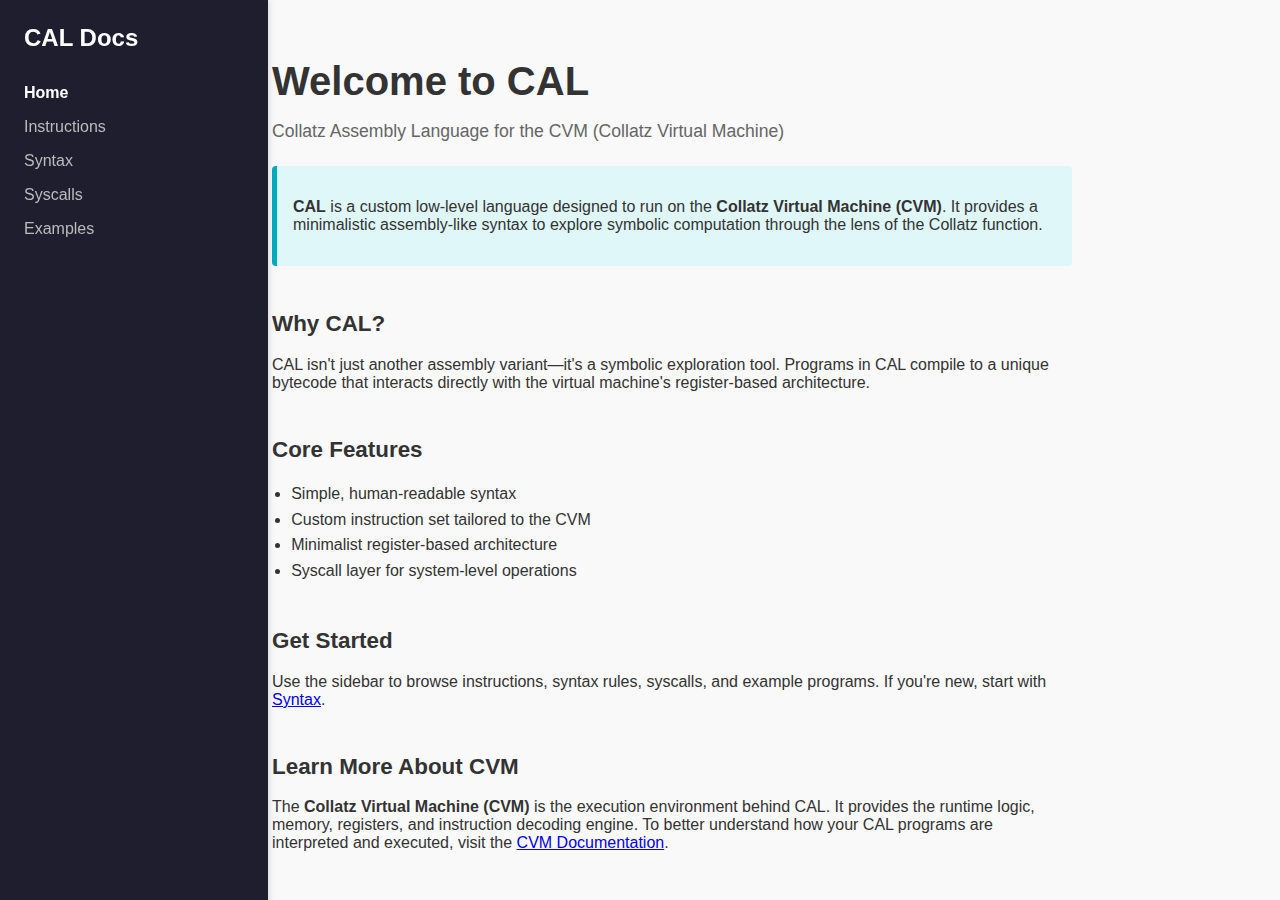
<file: cal_docs/index.html>
<!DOCTYPE html>
<html lang="en">
<head>
  <meta charset="UTF-8" />
  <meta name="viewport" content="width=device-width, initial-scale=1.0" />
  <title>CAL Documentation</title>
  <link rel="stylesheet" href="style.css" />
</head>
<body>
  <div class="container">
    <aside class="sidebar">
      <h2>CAL Docs</h2>
      <nav>
        <a href="index.html" class="active">Home</a>
        <a href="instructions.html">Instructions</a>
        <a href="syntax.html">Syntax</a>
        <a href="syscalls.html">Syscalls</a>
        <a href="examples.html">Examples</a>
      </nav>
    </aside>

    <main class="content">
      <header>
        <h1>Welcome to CAL</h1>
        <p class="subtitle">Collatz Assembly Language for the CVM (Collatz Virtual Machine)</p>
      </header>

      <section class="intro-box">
        <p><strong>CAL</strong> is a custom low-level language designed to run on the <strong>Collatz Virtual Machine (CVM)</strong>. It provides a minimalistic assembly-like syntax to explore symbolic computation through the lens of the Collatz function.</p>
      </section>

      <section>
        <h2>Why CAL?</h2>
        <p>CAL isn't just another assembly variant—it's a symbolic exploration tool. Programs in CAL compile to a unique bytecode that interacts directly with the virtual machine's register-based architecture.</p>
      </section>

      <section>
        <h2>Core Features</h2>
        <ul>
          <li>Simple, human-readable syntax</li>
          <li>Custom instruction set tailored to the CVM</li>
          <li>Minimalist register-based architecture</li>
          <li>Syscall layer for system-level operations</li>
        </ul>
      </section>

      <section>
        <h2>Get Started</h2>
        <p>Use the sidebar to browse instructions, syntax rules, syscalls, and example programs. If you're new, start with <a href="syntax.html">Syntax</a>.</p>
      </section>

      <section>
        <h2>Learn More About CVM</h2>
        <p>The <strong>Collatz Virtual Machine (CVM)</strong> is the execution environment behind CAL. It provides the runtime logic, memory, registers, and instruction decoding engine. To better understand how your CAL programs are interpreted and executed, visit the <a href="cvm.html">CVM Documentation</a>.</p>
      </section>
    </main>
  </div>
</body>
</html>
</file>
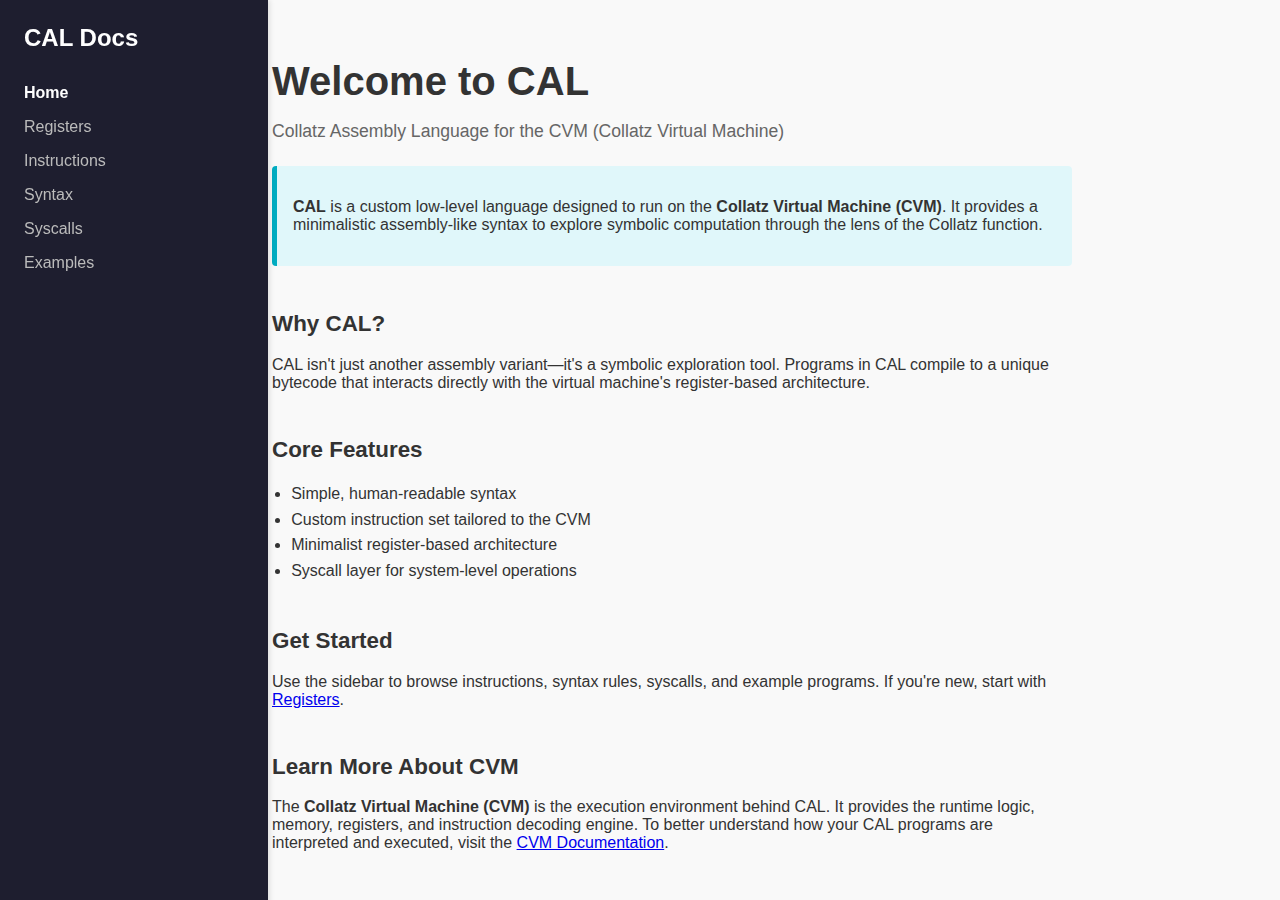
<file: docs/cal_docs/index.html>
<!DOCTYPE html>
<html lang="en">
<head>
  <meta charset="UTF-8" />
  <meta name="viewport" content="width=device-width, initial-scale=1.0" />
  <title>CAL Documentation</title>
  <link rel="stylesheet" href="style.css" />
</head>
<body>
  <div class="container">
    <aside class="sidebar">
      <h2>CAL Docs</h2>
      <nav>
        <a href="index.html" class="active">Home</a>
        <a href="registers.html">Registers</a>
        <a href="instructions.html">Instructions</a>
        <a href="syntax.html">Syntax</a>
        <a href="syscalls.html">Syscalls</a>
        <a href="examples.html">Examples</a>
      </nav>
    </aside>

    <main class="content">
      <header>
        <h1>Welcome to CAL</h1>
        <p class="subtitle">Collatz Assembly Language for the CVM (Collatz Virtual Machine)</p>
      </header>

      <section class="intro-box">
        <p><strong>CAL</strong> is a custom low-level language designed to run on the <strong>Collatz Virtual Machine (CVM)</strong>. It provides a minimalistic assembly-like syntax to explore symbolic computation through the lens of the Collatz function.</p>
      </section>

      <section>
        <h2>Why CAL?</h2>
        <p>CAL isn't just another assembly variant—it's a symbolic exploration tool. Programs in CAL compile to a unique bytecode that interacts directly with the virtual machine's register-based architecture.</p>
      </section>

      <section>
        <h2>Core Features</h2>
        <ul>
          <li>Simple, human-readable syntax</li>
          <li>Custom instruction set tailored to the CVM</li>
          <li>Minimalist register-based architecture</li>
          <li>Syscall layer for system-level operations</li>
        </ul>
      </section>

      <section>
        <h2>Get Started</h2>
        <p>Use the sidebar to browse instructions, syntax rules, syscalls, and example programs. If you're new, start with <a href="registers.html">Registers</a>.</p>
      </section>

      <section>
        <h2>Learn More About CVM</h2>
        <p>The <strong>Collatz Virtual Machine (CVM)</strong> is the execution environment behind CAL. It provides the runtime logic, memory, registers, and instruction decoding engine. To better understand how your CAL programs are interpreted and executed, visit the <a href="/docs/cvm-docs">CVM Documentation</a>.</p>
      </section>
    </main>
  </div>
</body>
</html>
</file>
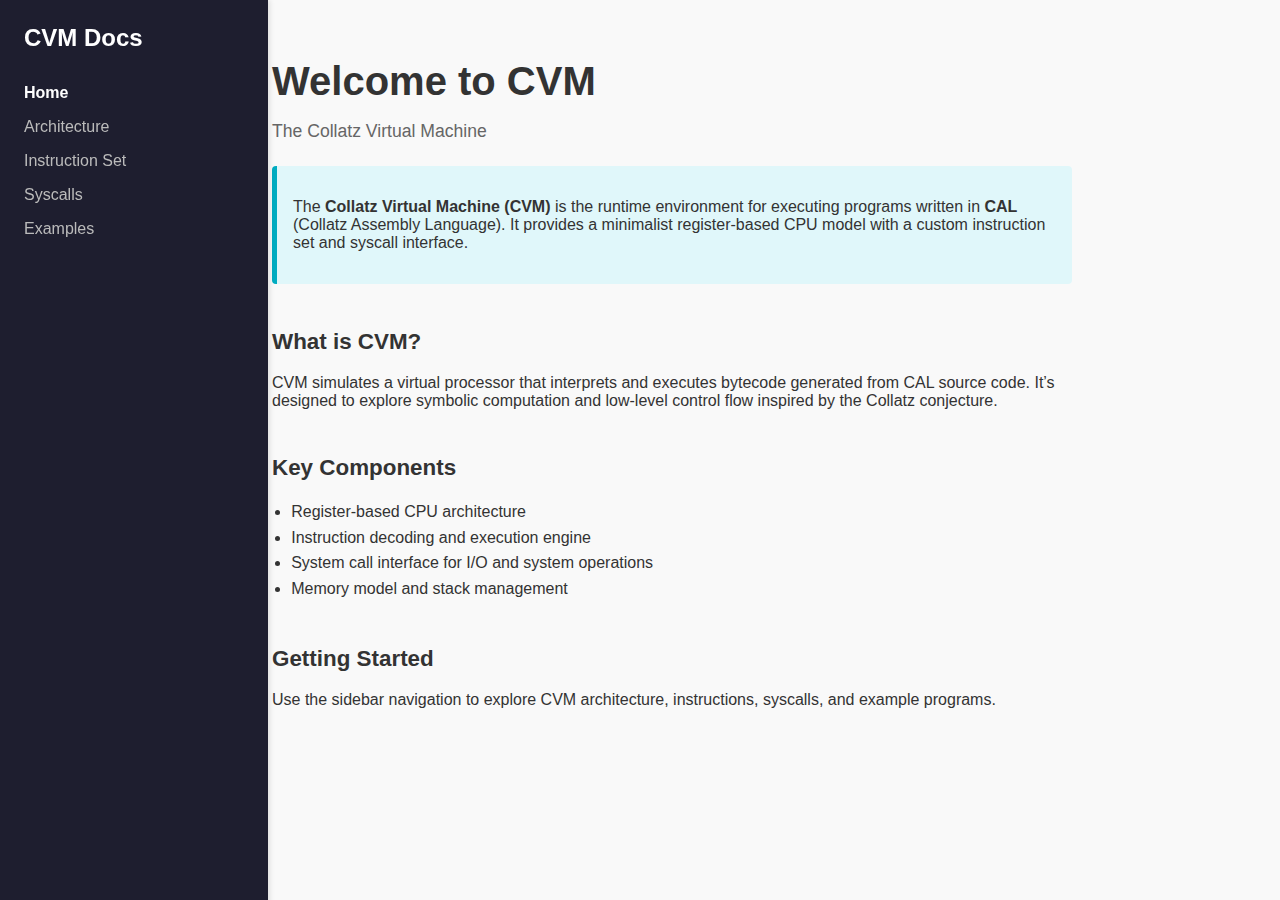
<file: docs/cvm_docs/index.html>
<!DOCTYPE html>
<html lang="en">
<head>
  <meta charset="UTF-8" />
  <meta name="viewport" content="width=device-width, initial-scale=1" />
  <title>CVM Documentation</title>
  <style>
    body {
      margin: 0;
      font-family: 'Segoe UI', Tahoma, Geneva, Verdana, sans-serif;
      background-color: #f9f9f9;
      color: #333;
    }

    .container {
      display: flex;
      min-height: 100vh;
    }

    .sidebar {
      background-color: #1e1e2f;
      color: white;
      width: 220px;
      padding: 1.5em;
      box-shadow: 2px 0 5px rgba(0,0,0,0.1);
      position: fixed;
      height: 100vh;
    }

    .sidebar h2 {
      margin-top: 0;
      font-size: 1.5em;
    }

    .sidebar nav {
      margin-top: 2em;
      display: flex;
      flex-direction: column;
    }

    .sidebar nav a {
      color: #bbb;
      text-decoration: none;
      margin-bottom: 1em;
      transition: color 0.2s ease;
    }

    .sidebar nav a:hover {
      color: white;
    }

    .sidebar nav a.active {
      color: white;
      font-weight: bold;
    }

    .content {
      margin-left: 240px;
      padding: 2em;
      max-width: 800px;
    }

    header h1 {
      font-size: 2.5em;
      margin-bottom: 0.2em;
    }

    .subtitle {
      font-size: 1.1em;
      color: #666;
      margin-bottom: 1em;
    }

    .intro-box {
      background-color: #e0f7fa;
      padding: 1em;
      border-left: 5px solid #00acc1;
      margin: 1.5em 0;
      border-radius: 4px;
    }

    section h2 {
      margin-top: 2em;
      font-size: 1.4em;
    }

    section ul {
      padding-left: 1.2em;
      line-height: 1.6;
    }

    @media screen and (max-width: 768px) {
      .container {
        flex-direction: column;
      }

      .sidebar {
        width: 100%;
        height: auto;
        position: relative;
      }

      .content {
        margin-left: 0;
      }
    }
  </style>
</head>
<body>
  <div class="container">
    <aside class="sidebar">
      <h2>CVM Docs</h2>
      <nav>
        <a href="index.html" class="active">Home</a>
        <a href="architecture.html">Architecture</a>
        <a href="instruction-set.html">Instruction Set</a>
        <a href="syscalls.html">Syscalls</a>
        <a href="examples.html">Examples</a>
      </nav>
    </aside>

    <main class="content">
      <header>
        <h1>Welcome to CVM</h1>
        <p class="subtitle">The Collatz Virtual Machine</p>
      </header>

      <section class="intro-box">
        <p>The <strong>Collatz Virtual Machine (CVM)</strong> is the runtime environment for executing programs written in <strong>CAL</strong> (Collatz Assembly Language). It provides a minimalist register-based CPU model with a custom instruction set and syscall interface.</p>
      </section>

      <section>
        <h2>What is CVM?</h2>
        <p>CVM simulates a virtual processor that interprets and executes bytecode generated from CAL source code. It’s designed to explore symbolic computation and low-level control flow inspired by the Collatz conjecture.</p>
      </section>

      <section>
        <h2>Key Components</h2>
        <ul>
          <li>Register-based CPU architecture</li>
          <li>Instruction decoding and execution engine</li>
          <li>System call interface for I/O and system operations</li>
          <li>Memory model and stack management</li>
        </ul>
      </section>

      <section>
        <h2>Getting Started</h2>
        <p>Use the sidebar navigation to explore CVM architecture, instructions, syscalls, and example programs.</p>
      </section>
    </main>
  </div>
</body>
</html>
</file>
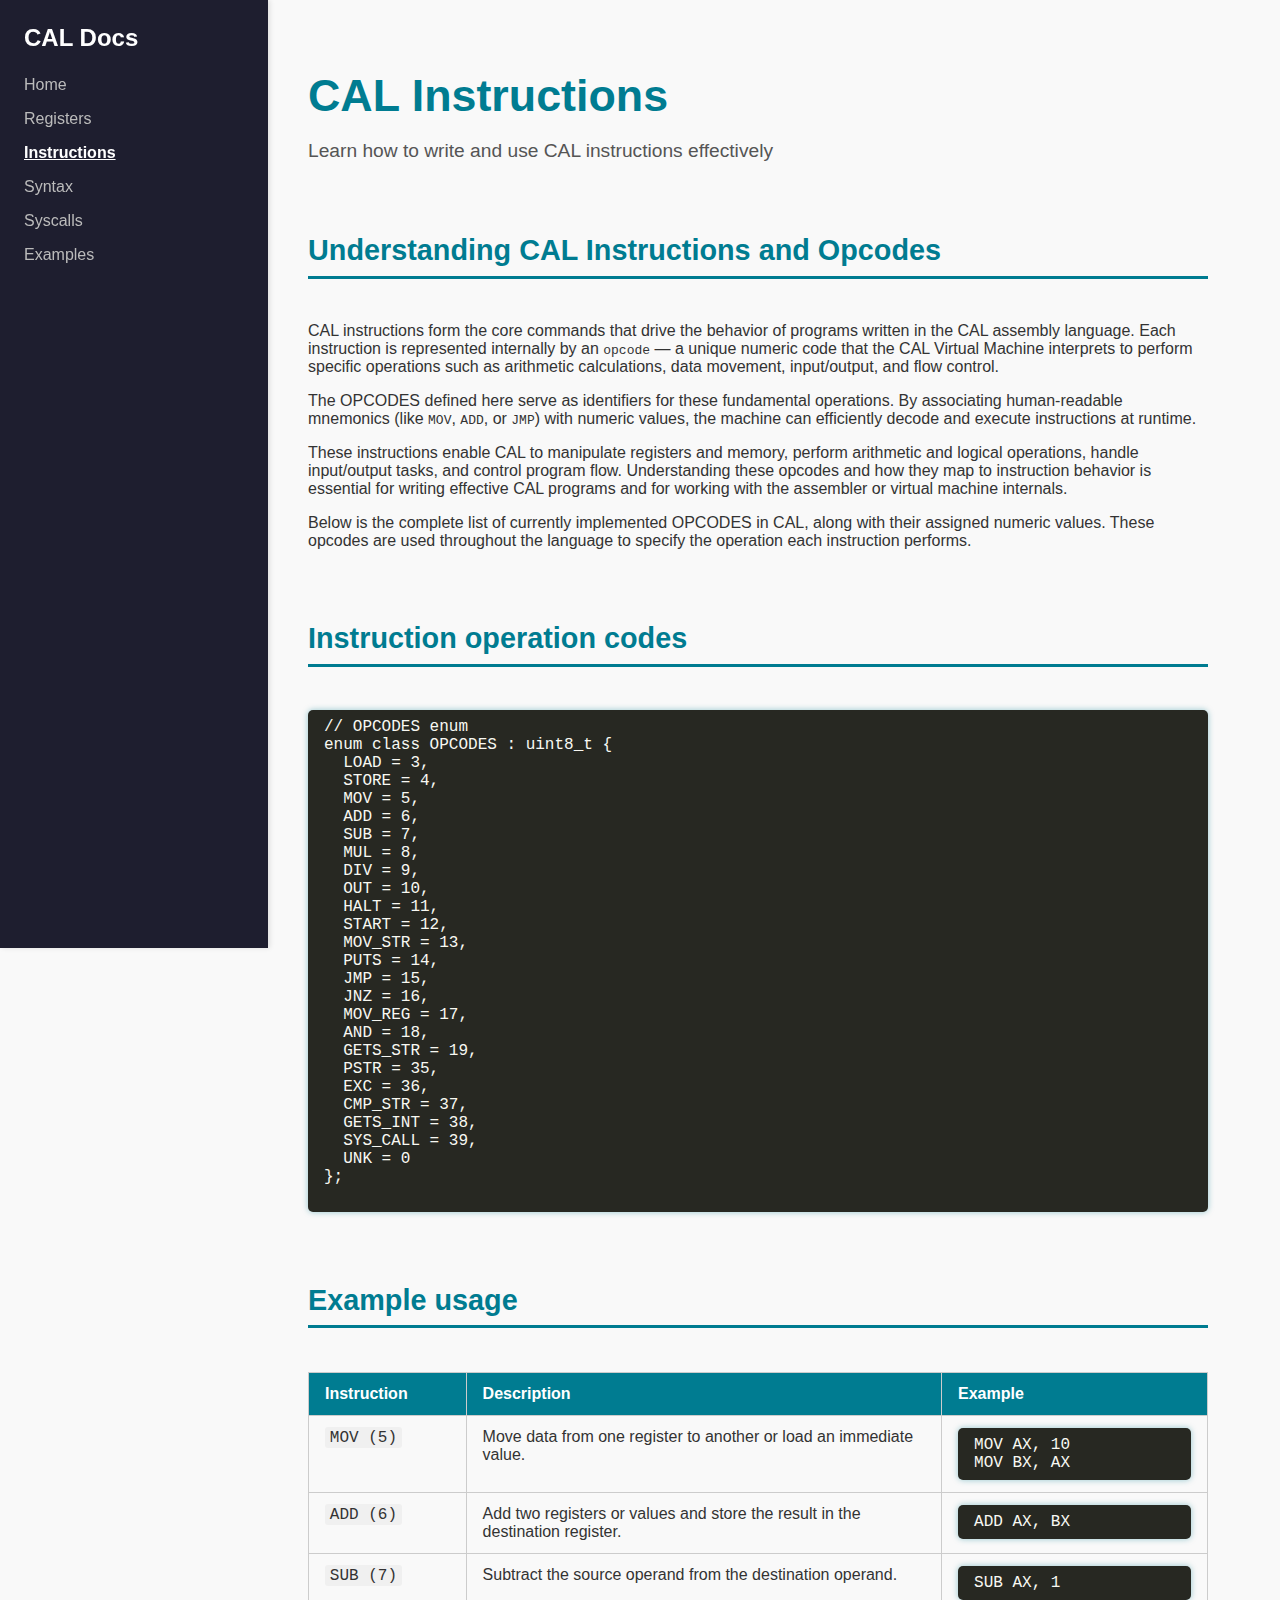
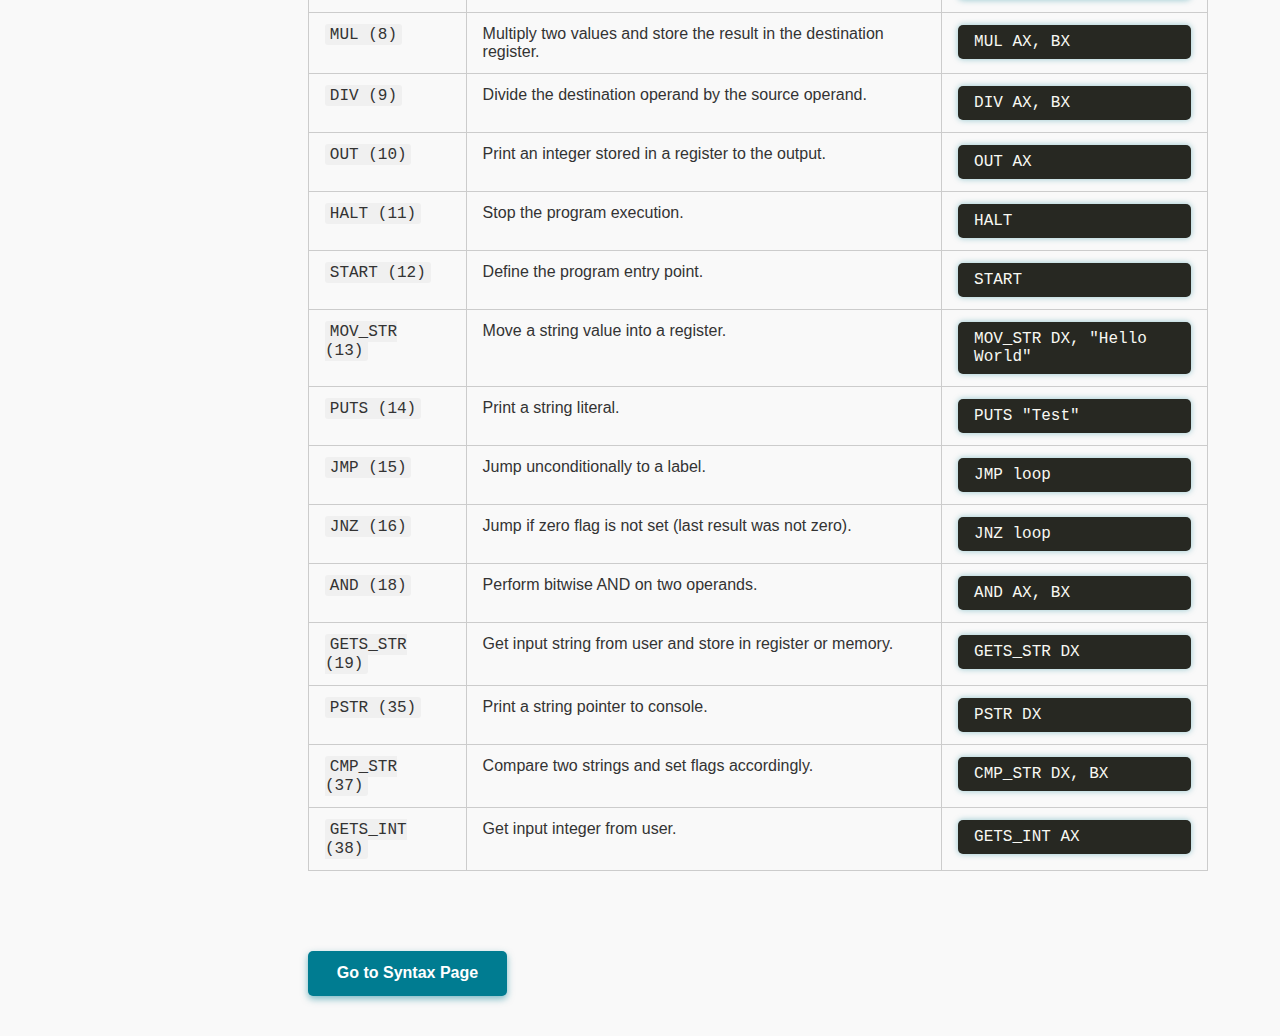
<file: docs/cal_docs/instructions.html>
<!DOCTYPE html>
<html lang="en">
<head>
  <meta charset="UTF-8" />
  <meta name="viewport" content="width=device-width, initial-scale=1" />
  <title>CAL Instructions</title>
  <style>
    html {
      scroll-behavior: smooth;
    }
    body {
      margin: 0;
      font-family: 'Segoe UI', Tahoma, Geneva, Verdana, sans-serif;
      background-color: #f9f9f9;
      color: #333;
    }

    .container {
      display: flex;
      min-height: 100vh;
    }

    .sidebar {
      position: fixed;
      width: 220px;
      height: 100vh;
      background-color: #1e1e2f;
      color: white;
      padding: 1.5em;
      box-shadow: 2px 0 5px rgba(0,0,0,0.1);
      display: flex;
      flex-direction: column;
    }

    .sidebar h2 {
      margin: 0 0 1em 0;
      font-size: 1.5em;
      font-weight: 600;
    }

    .sidebar nav {
      flex-grow: 1;
      display: flex;
      flex-direction: column;
    }

    .sidebar nav a {
      color: #bbb;
      text-decoration: none;
      margin-bottom: 1em;
      font-weight: 500;
      transition: color 0.2s ease;
    }

    .sidebar nav a:hover {
      color: white;
    }

    .sidebar nav a.active {
      color: white;
      font-weight: 700;
      text-decoration: underline;
    }

    main.content {
      margin-left: 260px; /* sidebar width + gap */
      padding: 2.5em 3em;
      max-width: 900px;
    }

    header h1 {
      font-size: 2.8em;
      margin-bottom: 0.1em;
      font-weight: 700;
      color: #007c91;
    }

    .subtitle {
      font-size: 1.2em;
      color: #555;
      margin-bottom: 2em;
      font-weight: 400;
    }

    section h2 {
      margin-top: 2.5em;
      font-size: 1.8em;
      font-weight: 700;
      border-bottom: 3px solid #007c91;
      padding-bottom: 0.3em;
      margin-bottom: 1.5em;
      color: #007c91;
    }

    ul {
      line-height: 1.7;
      padding-left: 1.25em;
      margin-bottom: 3em;
    }

    ul li {
      margin-bottom: 0.7em;
      font-size: 1.05em;
    }

    ul li a {
      color: #007c91;
      text-decoration: none;
      font-weight: 600;
    }

    ul li a:hover {
      text-decoration: underline;
    }

    /* Table styling for example usage */
    table {
      width: 100%;
      border-collapse: collapse;
      margin-bottom: 3em;
    }
    thead tr {
      background-color: #007c91;
      color: white;
    }
    th, td {
      padding: 0.75em 1em;
      border: 1px solid #ccc;
      vertical-align: top;
    }
    th {
      text-align: left;
      font-weight: 700;
    }
    td code {
      background: #f0f0f0;
      padding: 0.1em 0.3em;
      border-radius: 3px;
      font-family: 'Courier New', Courier, monospace;
    }
    pre {
      margin: 0;
      font-family: 'Courier New', Courier, monospace;
      white-space: pre-wrap;
      word-break: break-word;
      background: #272822;
      color: #f8f8f2;
      padding: 0.5em 1em;
      border-radius: 5px;
      box-shadow: 0 0 6px rgba(0,124,145,0.4);
    }

    /* Button style consistent with Registers page */
    .btn {
      display: inline-block;
      padding: 0.85em 1.8em;
      background-color: #007c91;
      color: white;
      border-radius: 5px;
      text-decoration: none;
      font-weight: 700;
      box-shadow: 0 3px 7px rgba(0,124,145,0.5);
      transition: background-color 0.3s ease;
      margin-top: 2em;
    }
    .btn:hover {
      background-color: #005f65;
    }

    /* Responsive tweaks */
    @media screen and (max-width: 768px) {
      .container {
        flex-direction: column;
      }

      .sidebar {
        width: 100%;
        height: auto;
        position: relative;
        padding: 1em 1.5em;
      }

      main.content {
        margin-left: 0;
        max-width: 100%;
        padding: 1.5em 1.5em 3em 1.5em;
      }

      table, thead, tbody, th, td, tr {
        display: block;
        width: 100%;
      }

      thead tr {
        display: none;
      }

      tr {
        margin-bottom: 1.25em;
        border-bottom: 2px solid #007c91;
        padding-bottom: 1em;
      }

      td {
        border: none;
        padding-left: 50%;
        position: relative;
      }

      td::before {
        position: absolute;
        top: 0.75em;
        left: 1em;
        width: 45%;
        padding-right: 1em;
        white-space: nowrap;
        font-weight: 700;
        color: #007c91;
        content: attr(data-label);
      }

      pre {
        padding: 0.75em 1em;
      }
    }
  </style>
</head>
<body>
  <div class="container">
    <aside class="sidebar">
      <h2>CAL Docs</h2>
      <nav>
        <a href="index.html">Home</a>
        <a href="registers.html">Registers</a>
        <a href="instructions.html" class="active">Instructions</a>
        <a href="syntax.html">Syntax</a>
        <a href="syscalls.html">Syscalls</a>
        <a href="examples.html">Examples</a>
      </nav>
    </aside>

    <main class="content">
      <header>
        <h1>CAL Instructions</h1>
        <p class="subtitle">Learn how to write and use CAL instructions effectively</p>
      </header>
      <section>
  <h2>Understanding CAL Instructions and Opcodes</h2>
  <p>
    CAL instructions form the core commands that drive the behavior of programs written in the CAL assembly language. Each instruction is represented internally by an <code>opcode</code> — a unique numeric code that the CAL Virtual Machine interprets to perform specific operations such as arithmetic calculations, data movement, input/output, and flow control.
  </p>
  <p>
    The OPCODES defined here serve as identifiers for these fundamental operations. By associating human-readable mnemonics (like <code>MOV</code>, <code>ADD</code>, or <code>JMP</code>) with numeric values, the machine can efficiently decode and execute instructions at runtime.
  </p>
  <p>
    These instructions enable CAL to manipulate registers and memory, perform arithmetic and logical operations, handle input/output tasks, and control program flow. Understanding these opcodes and how they map to instruction behavior is essential for writing effective CAL programs and for working with the assembler or virtual machine internals.
  </p>
  <p>
    Below is the complete list of currently implemented OPCODES in CAL, along with their assigned numeric values. These opcodes are used throughout the language to specify the operation each instruction performs.
  </p>
</section>
      <section>
        <h2>Instruction operation codes</h2>
        <pre class="instruction-code">
// OPCODES enum
enum class OPCODES : uint8_t {
  LOAD = 3, 
  STORE = 4, 
  MOV = 5, 
  ADD = 6, 
  SUB = 7,
  MUL = 8, 
  DIV = 9,
  OUT = 10,
  HALT = 11,
  START = 12,
  MOV_STR = 13,
  PUTS = 14,
  JMP = 15,
  JNZ = 16,
  MOV_REG = 17,
  AND = 18,
  GETS_STR = 19,
  PSTR = 35,
  EXC = 36,
  CMP_STR = 37,
  GETS_INT = 38,
  SYS_CALL = 39,
  UNK = 0 
};
        </pre>
      </section>

      <section>
        <h2>Example usage</h2>
        <table>
          <thead>
            <tr>
              <th>Instruction</th>
              <th>Description</th>
              <th>Example</th>
            </tr>
          </thead>
          <tbody>
            <tr>
              <td data-label="Instruction"><code>MOV (5)</code></td>
              <td data-label="Description">Move data from one register to another or load an immediate value.</td>
              <td data-label="Example"><pre>MOV AX, 10
MOV BX, AX</pre></td>
            </tr>
            <tr>
              <td data-label="Instruction"><code>ADD (6)</code></td>
              <td data-label="Description">Add two registers or values and store the result in the destination register.</td>
              <td data-label="Example"><pre>ADD AX, BX</pre></td>
            </tr>
            <tr>
              <td data-label="Instruction"><code>SUB (7)</code></td>
              <td data-label="Description">Subtract the source operand from the destination operand.</td>
              <td data-label="Example"><pre>SUB AX, 1</pre></td>
            </tr>
            <tr>
              <td data-label="Instruction"><code>MUL (8)</code></td>
              <td data-label="Description">Multiply two values and store the result in the destination register.</td>
              <td data-label="Example"><pre>MUL AX, BX</pre></td>
            </tr>
            <tr>
              <td data-label="Instruction"><code>DIV (9)</code></td>
              <td data-label="Description">Divide the destination operand by the source operand.</td>
              <td data-label="Example"><pre>DIV AX, BX</pre></td>
            </tr>
            <tr>
              <td data-label="Instruction"><code>OUT (10)</code></td>
              <td data-label="Description">Print an integer stored in a register to the output.</td>
              <td data-label="Example"><pre>OUT AX</pre></td>
            </tr>
            <tr>
              <td data-label="Instruction"><code>HALT (11)</code></td>
              <td data-label="Description">Stop the program execution.</td>
              <td data-label="Example"><pre>HALT</pre></td>
            </tr>
            <tr>
              <td data-label="Instruction"><code>START (12)</code></td>
              <td data-label="Description">Define the program entry point.</td>
              <td data-label="Example"><pre>START</pre></td>
            </tr>
            <tr>
              <td data-label="Instruction"><code>MOV_STR (13)</code></td>
              <td data-label="Description">Move a string value into a register.</td>
              <td data-label="Example"><pre>MOV_STR DX, "Hello World"</pre></td>
            </tr>
            <tr>
              <td data-label="Instruction"><code>PUTS (14)</code></td>
              <td data-label="Description">Print a string literal.</td>
              <td data-label="Example"><pre>PUTS "Test"</pre></td>
            </tr>
            <tr>
              <td data-label="Instruction"><code>JMP (15)</code></td>
              <td data-label="Description">Jump unconditionally to a label.</td>
              <td data-label="Example"><pre>JMP loop</pre></td>
            </tr>
            <tr>
              <td data-label="Instruction"><code>JNZ (16)</code></td>
              <td data-label="Description">Jump if zero flag is not set (last result was not zero).</td>
              <td data-label="Example"><pre>JNZ loop</pre></td>
            </tr>
            <tr>
              <td data-label="Instruction"><code>AND (18)</code></td>
              <td data-label="Description">Perform bitwise AND on two operands.</td>
              <td data-label="Example"><pre>AND AX, BX</pre></td>
            </tr>
            <tr>
              <td data-label="Instruction"><code>GETS_STR (19)</code></td>
              <td data-label="Description">Get input string from user and store in register or memory.</td>
              <td data-label="Example"><pre>GETS_STR DX</pre></td>
            </tr>
            <tr>
              <td data-label="Instruction"><code>PSTR (35)</code></td>
              <td data-label="Description">Print a string pointer to console.</td>
              <td data-label="Example"><pre>PSTR DX</pre></td>
            </tr>
            <tr>
              <td data-label="Instruction"><code>CMP_STR (37)</code></td>
              <td data-label="Description">Compare two strings and set flags accordingly.</td>
              <td data-label="Example"><pre>CMP_STR DX, BX</pre></td>
            </tr>
            <tr>
              <td data-label="Instruction"><code>GETS_INT (38)</code></td>
              <td data-label="Description">Get input integer from user.</td>
              <td data-label="Example"><pre>GETS_INT AX</pre></td>
            </tr>
          </tbody>
        </table>
      </section>

      <a href="syntax.html" class="btn">Go to Syntax Page</a>
    </main>
  </div>
</body>
</html>
</file>
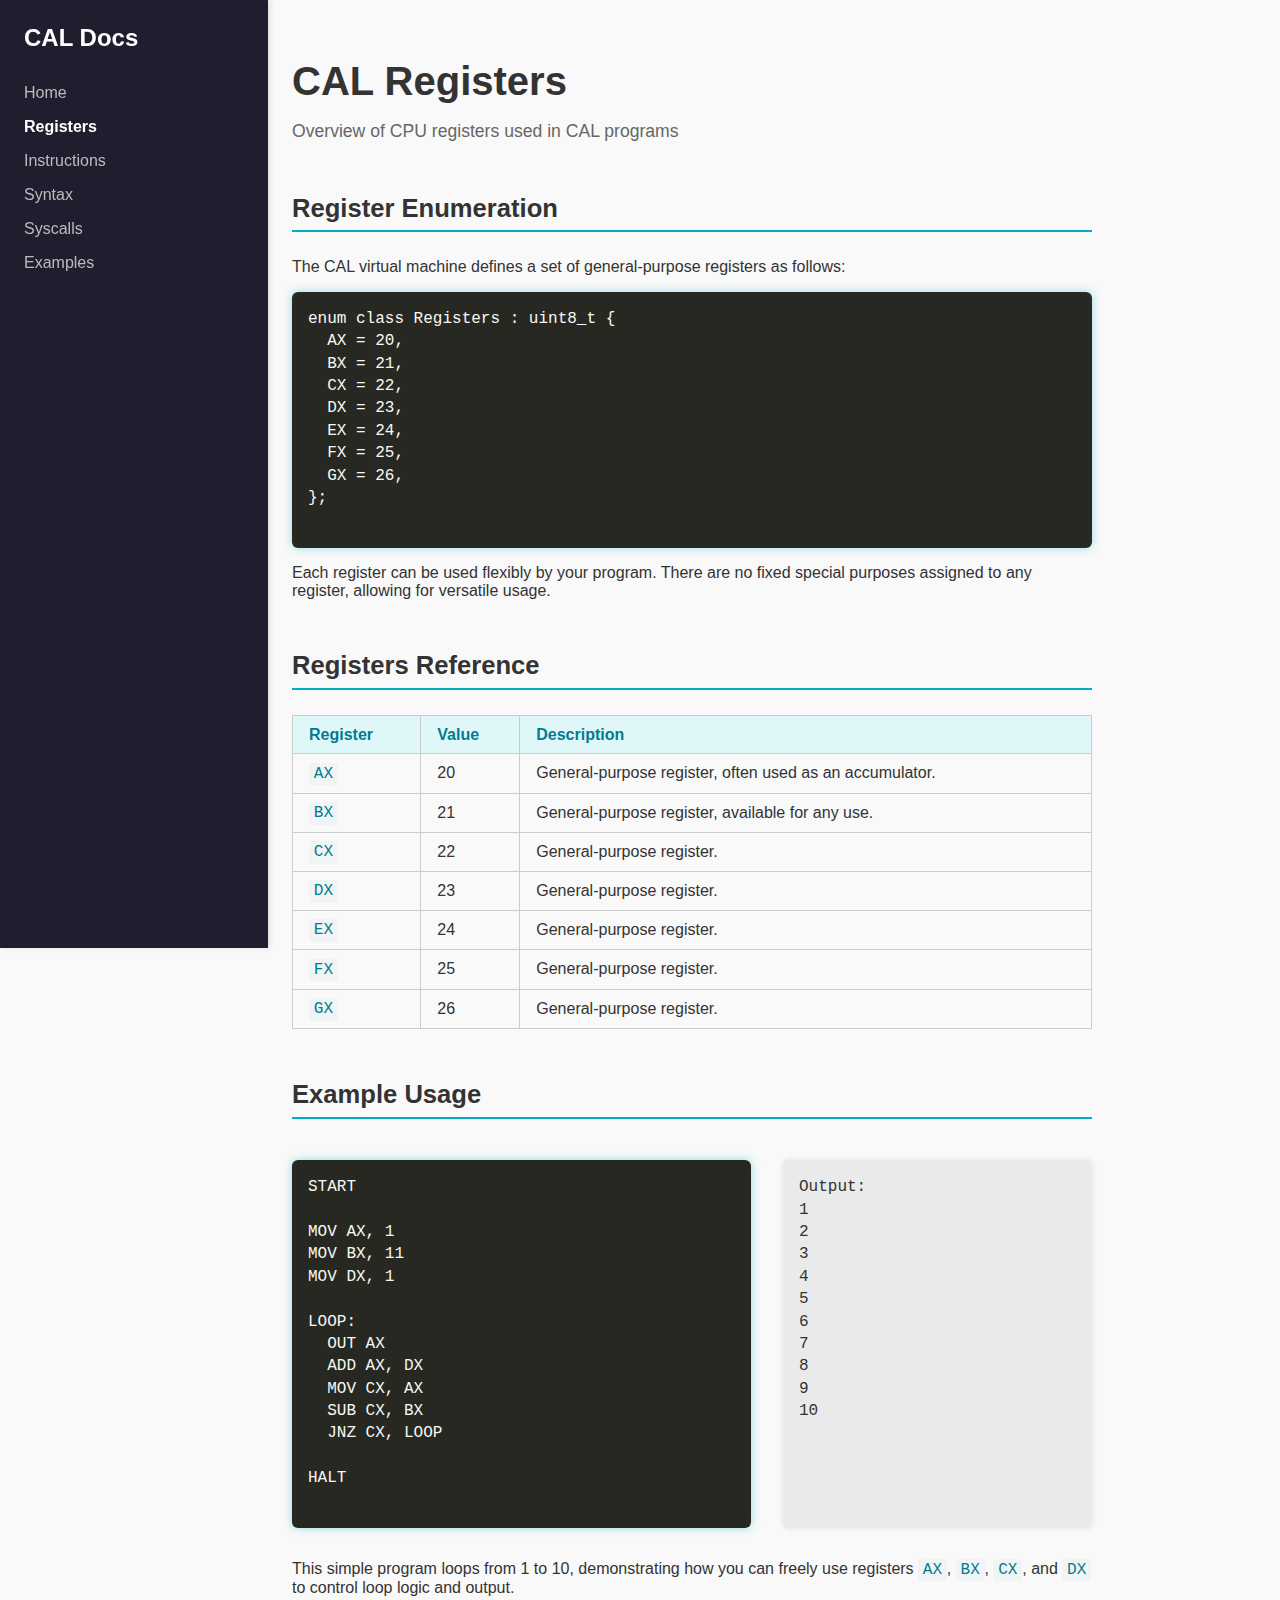
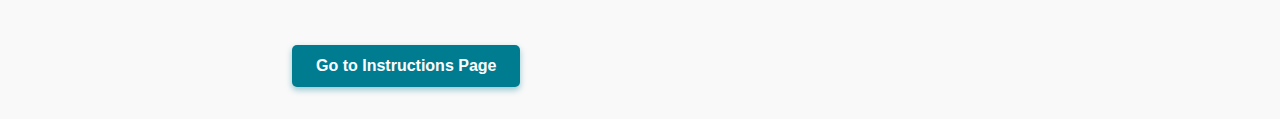
<file: docs/cal_docs/registers.html>
<!DOCTYPE html>
<html lang="en">
<head>
  <meta charset="UTF-8" />
  <meta name="viewport" content="width=device-width, initial-scale=1" />
  <title>CAL Registers</title>
  <style>
    html {
      scroll-behavior: smooth;
    }
    body {
      margin: 0;
      font-family: 'Segoe UI', Tahoma, Geneva, Verdana, sans-serif;
      background-color: #f9f9f9;
      color: #333;
    }

    /* Sidebar styles */
    .container {
      display: flex;
      min-height: 100vh;
    }
    .sidebar {
      position: fixed;
      width: 220px;
      height: 100vh;
      background-color: #1e1e2f;
      color: white;
      padding: 1.5em;
      box-shadow: 2px 0 5px rgba(0,0,0,0.1);
    }
    .sidebar h2 {
      margin-top: 0;
      font-size: 1.5em;
    }
    .sidebar nav {
      margin-top: 2em;
      display: flex;
      flex-direction: column;
    }
    .sidebar nav a {
      color: #bbb;
      text-decoration: none;
      margin-bottom: 1em;
      transition: color 0.2s ease;
    }
    .sidebar nav a:hover {
      color: white;
    }
    .sidebar nav a.active {
      color: white;
      font-weight: bold;
    }

    /* Main content styles */
    .content {
      margin-left: 260px; /* sidebar width + gap */
      padding: 2em;
      max-width: 800px;
    }
    header h1 {
      font-size: 2.5em;
      margin-bottom: 0.2em;
    }
    .subtitle {
      font-size: 1.1em;
      color: #666;
      margin-bottom: 1em;
    }
    section h2 {
      margin-top: 2em;
      font-size: 1.6em;
      border-bottom: 2px solid #00acc1;
      padding-bottom: 0.3em;
      margin-bottom: 1em;
    }

    /* Table styles */
    table {
      width: 100%;
      border-collapse: collapse;
      margin-top: 1em;
    }
    th, td {
      border: 1px solid #ccc;
      padding: 0.6em 1em;
      text-align: left;
    }
    th {
      background-color: #e0f7fa;
      color: #007c91;
    }

    /* Code styling */
    pre {
      background-color: transparent;
      border: none;
      padding: 1em 1.2em;
      font-family: 'Courier New', Courier, monospace;
      font-size: 1rem;
      line-height: 1.4;
      white-space: pre-wrap;
      word-break: break-word;
      color: #007c91;
      box-shadow: none;
      border-radius: 4px;
      user-select: all;
      margin-top: 1em;
      margin-bottom: 1em;
    }
    code {
      background-color: #f0f4f5;
      padding: 0.15em 0.3em;
      border-radius: 3px;
      font-family: 'Courier New', Courier, monospace;
      color: #007c91;
    }

    /* Responsive tweaks */
    @media screen and (max-width: 768px) {
      .container {
        flex-direction: column;
      }
      .sidebar {
        width: 100%;
        height: auto;
        position: relative;
      }
      .content {
        margin-left: 0;
        max-width: 100%;
      }
    }
  </style>
</head>
<body>
  <div class="container">
    <aside class="sidebar">
      <h2>CAL Docs</h2>
      <nav>
        <a href="index.html">Home</a>
        <a href="registers.html" class="active">Registers</a>
        <a href="instructions.html">Instructions</a>
        <a href="syntax.html">Syntax</a>
        <a href="syscalls.html">Syscalls</a>
        <a href="examples.html">Examples</a>
      </nav>
    </aside>

    <main class="content">
      <header>
        <h1>CAL Registers</h1>
        <p class="subtitle">Overview of CPU registers used in CAL programs</p>
      </header>

      <section>
  <h2>Register Enumeration</h2>
  <p>The CAL virtual machine defines a set of general-purpose registers as follows:</p>

  <pre style="background: #272822; color: #f8f8f2; padding: 1em; border-radius: 6px; overflow-x: auto; font-family: 'Courier New', Courier, monospace; white-space: pre-wrap; word-break: break-word; box-shadow: 0 0 10px rgba(0,172,193,0.4); user-select: all;">
enum class Registers : uint8_t {
  AX = 20,
  BX = 21,
  CX = 22,
  DX = 23,
  EX = 24,
  FX = 25,
  GX = 26,
};
  </pre>

  <p>Each register can be used flexibly by your program. There are no fixed special purposes assigned to any register, allowing for versatile usage.</p>
</section>


      <section>
        <h2>Registers Reference</h2>
        <table>
          <thead>
            <tr>
              <th>Register</th>
              <th>Value</th>
              <th>Description</th>
            </tr>
          </thead>
          <tbody>
            <tr><td><code>AX</code></td><td>20</td><td>General-purpose register, often used as an accumulator.</td></tr>
            <tr><td><code>BX</code></td><td>21</td><td>General-purpose register, available for any use.</td></tr>
            <tr><td><code>CX</code></td><td>22</td><td>General-purpose register.</td></tr>
            <tr><td><code>DX</code></td><td>23</td><td>General-purpose register.</td></tr>
            <tr><td><code>EX</code></td><td>24</td><td>General-purpose register.</td></tr>
            <tr><td><code>FX</code></td><td>25</td><td>General-purpose register.</td></tr>
            <tr><td><code>GX</code></td><td>26</td><td>General-purpose register.</td></tr>
          </tbody>
        </table>
      </section>

      <section>
  <h2>Example Usage</h2>
  <div style="display: flex; gap: 2em; flex-wrap: wrap;">
    <pre style="flex: 1 1 300px; background: #272822; color: #f8f8f2; padding: 1em; border-radius: 6px; overflow-x: auto; font-family: 'Courier New', Courier, monospace; white-space: pre-wrap; word-break: break-word; box-shadow: 0 0 10px rgba(0,172,193,0.4);">
START

MOV AX, 1
MOV BX, 11
MOV DX, 1

LOOP:
  OUT AX
  ADD AX, DX
  MOV CX, AX
  SUB CX, BX
  JNZ CX, LOOP

HALT
  </pre>

  <pre style="flex: 1 1 150px; background: #eaeaea; color: #333; padding: 1em; border-radius: 6px; font-family: 'Courier New', Courier, monospace; white-space: pre-wrap; word-break: break-word; box-shadow: 0 0 6px rgba(0,0,0,0.1);">
Output:
1
2
3
4
5
6
7
8
9
10
  </pre>
  </div>

  <p>This simple program loops from 1 to 10, demonstrating how you can freely use registers <code>AX</code>, <code>BX</code>, <code>CX</code>, and <code>DX</code> to control loop logic and output.</p>
</section>

      <div style="margin-top: 3em">
        <a href="instructions.html" style="
          display: inline-block;
          padding: 0.75em 1.5em;
          background-color: #007c91;
          color: white;
          border-radius: 5px;
          text-decoration: none;
          font-weight: bold;
          box-shadow: 0 3px 6px rgba(0,124,145,0.4);
          transition: background-color 0.3s ease;
        " onmouseover="this.style.backgroundColor='#005f65';" onmouseout="this.style.backgroundColor='#007c91';">
          Go to Instructions Page
        </a>
      </div>
    </main>
  </div>
</body>
</html>
</file>
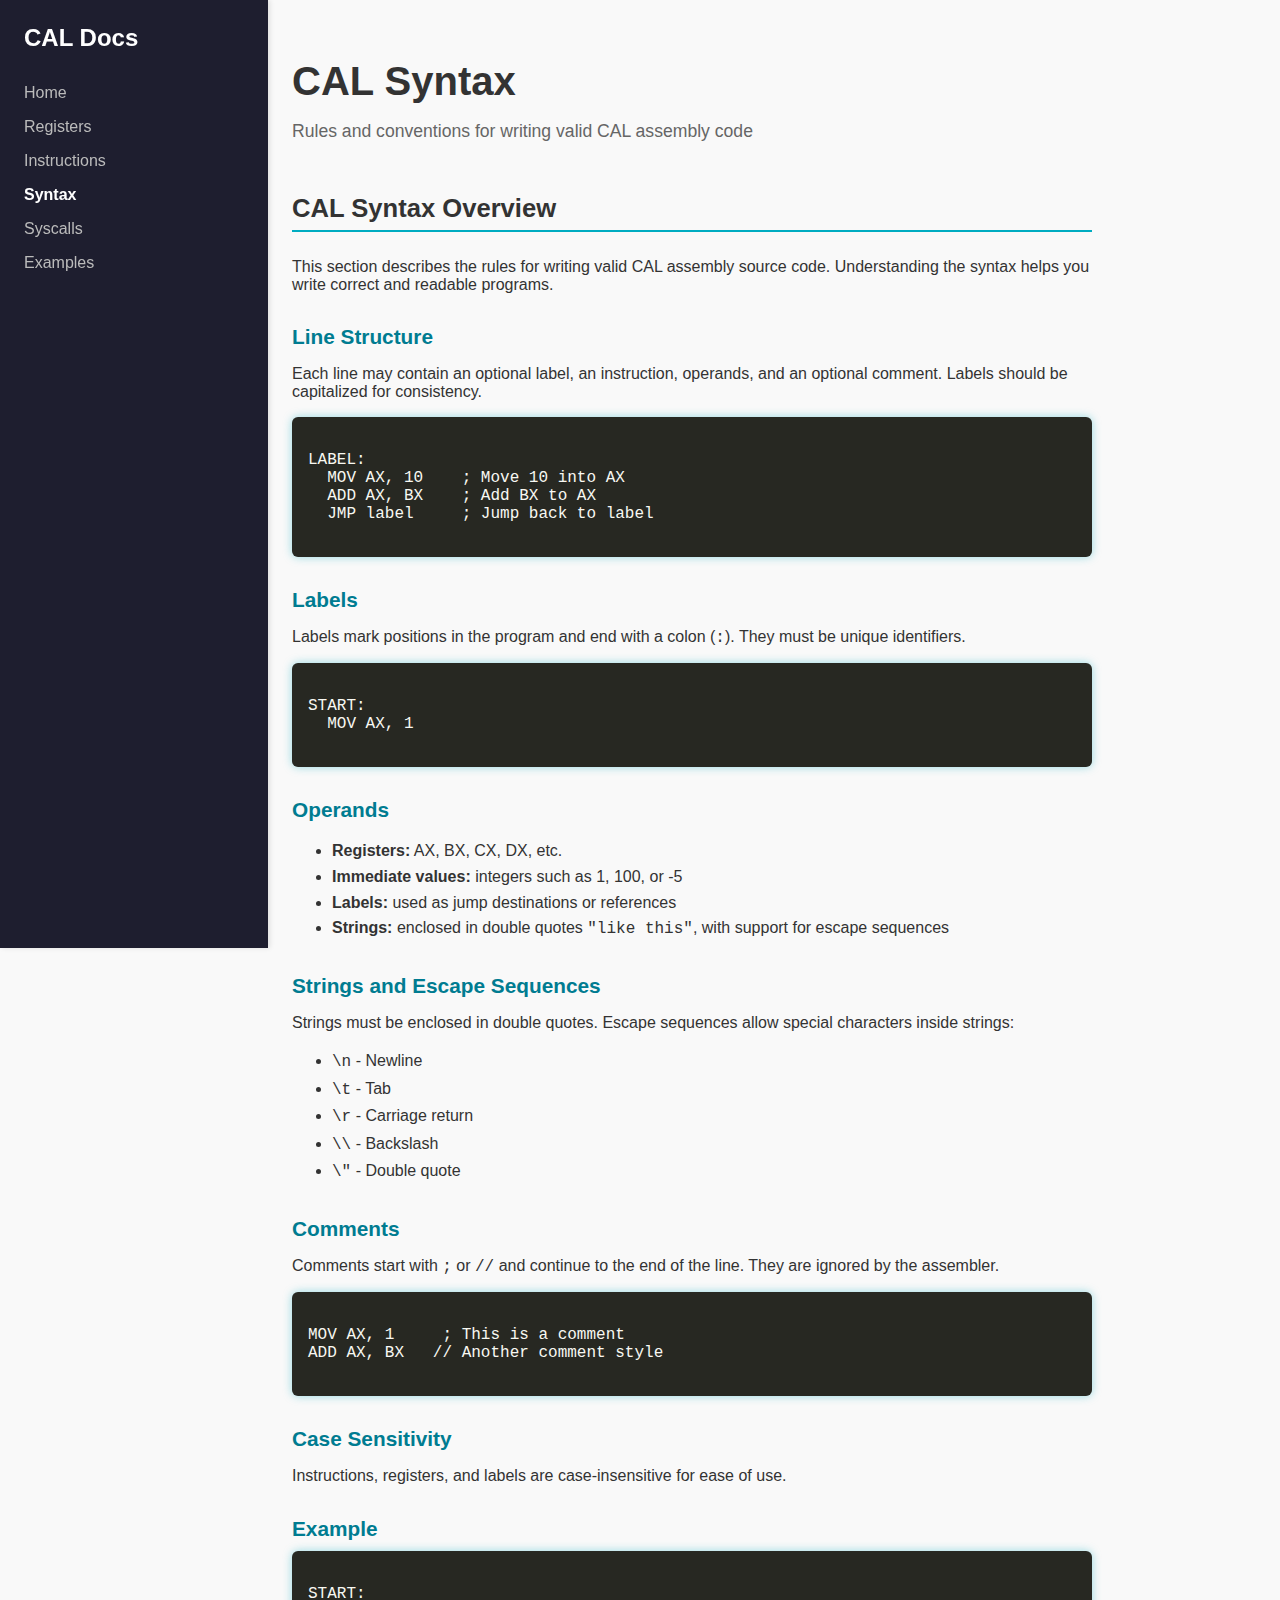
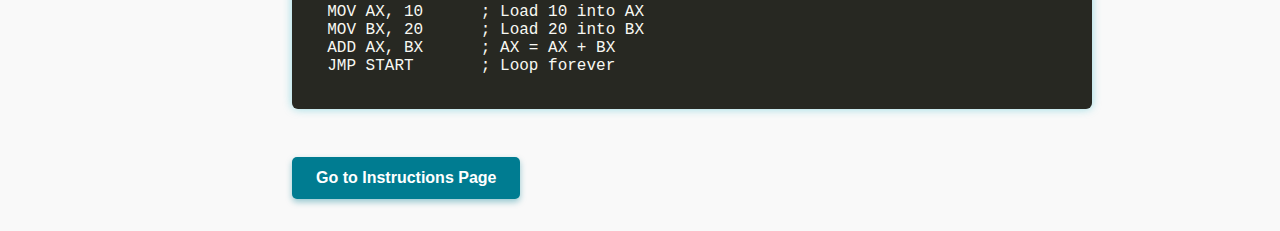
<file: docs/cal_docs/syntax.html>
<!DOCTYPE html>
<html lang="en">
<head>
  <meta charset="UTF-8" />
  <meta name="viewport" content="width=device-width, initial-scale=1" />
  <title>CAL Syntax</title>
  <style>
    html {
      scroll-behavior: smooth;
    }
    body {
      margin: 0;
      font-family: 'Segoe UI', Tahoma, Geneva, Verdana, sans-serif;
      background-color: #f9f9f9;
      color: #333;
    }

    .container {
      display: flex;
      min-height: 100vh;
    }

    .sidebar {
      position: fixed;
      width: 220px;
      height: 100vh;
      background-color: #1e1e2f;
      color: white;
      padding: 1.5em;
      box-shadow: 2px 0 5px rgba(0,0,0,0.1);
    }

    .sidebar h2 {
      margin-top: 0;
      font-size: 1.5em;
    }

    .sidebar nav {
      margin-top: 2em;
      display: flex;
      flex-direction: column;
    }

    .sidebar nav a {
      color: #bbb;
      text-decoration: none;
      margin-bottom: 1em;
      transition: color 0.2s ease;
    }

    .sidebar nav a:hover {
      color: white;
    }

    .sidebar nav a.active {
      color: white;
      font-weight: bold;
    }

    .content {
      margin-left: 260px; /* sidebar width + gap */
      padding: 2em;
      max-width: 800px;
    }

    header h1 {
      font-size: 2.5em;
      margin-bottom: 0.2em;
    }

    .subtitle {
      font-size: 1.1em;
      color: #666;
      margin-bottom: 1em;
    }

    section h2 {
      margin-top: 2em;
      font-size: 1.6em;
      border-bottom: 2px solid #00acc1;
      padding-bottom: 0.3em;
      margin-bottom: 1em;
    }

    section h3 {
      margin-top: 1.5em;
      font-size: 1.3em;
      color: #007c91;
      margin-bottom: 0.5em;
    }

    ul {
      line-height: 1.6;
    }

    /* UPDATED: inline code no background or padding, just monospace font */
    code {
      font-family: 'Courier New', Courier, monospace;
    }

    pre {
      background: #272822;
      color: #f8f8f2;
      padding: 1em;
      border-radius: 6px;
      overflow-x: auto;
      font-family: 'Courier New', Courier, monospace;
      white-space: pre-wrap;
      word-break: break-word;
      box-shadow: 0 0 10px rgba(0,172,193,0.4);
      user-select: all;
      margin-top: 0.5em;
    }

    /* Responsive tweaks */
    @media screen and (max-width: 768px) {
      .container {
        flex-direction: column;
      }

      .sidebar {
        width: 100%;
        height: auto;
        position: relative;
      }

      .content {
        margin-left: 0;
        max-width: 100%;
      }
    }
  </style>
</head>
<body>
  <div class="container">
    <aside class="sidebar">
      <h2>CAL Docs</h2>
      <nav>
        <a href="index.html">Home</a>
        <a href="registers.html">Registers</a>
        <a href="instructions.html">Instructions</a>
        <a href="syntax.html" class="active">Syntax</a>
        <a href="syscalls.html">Syscalls</a>
        <a href="examples.html">Examples</a>
      </nav>
    </aside>

    <main class="content">
      <header>
        <h1>CAL Syntax</h1>
        <p class="subtitle">Rules and conventions for writing valid CAL assembly code</p>
      </header>

      <section>
        <h2>CAL Syntax Overview</h2>
        <p>This section describes the rules for writing valid CAL assembly source code. Understanding the syntax helps you write correct and readable programs.</p>

        <h3>Line Structure</h3>
        <p>Each line may contain an optional label, an instruction, operands, and an optional comment. Labels should be capitalized for consistency.</p>
        <pre><code>
LABEL: 
  MOV AX, 10    ; Move 10 into AX
  ADD AX, BX    ; Add BX to AX
  JMP label     ; Jump back to label
        </code></pre>

        <h3>Labels</h3>
        <p>Labels mark positions in the program and end with a colon (<code>:</code>). They must be unique identifiers.</p>
        <pre><code>
START:
  MOV AX, 1
        </code></pre>

        <h3>Operands</h3>
        <ul>
          <li><strong>Registers:</strong> AX, BX, CX, DX, etc.</li>
          <li><strong>Immediate values:</strong> integers such as 1, 100, or -5</li>
          <li><strong>Labels:</strong> used as jump destinations or references</li>
          <li><strong>Strings:</strong> enclosed in double quotes <code>"like this"</code>, with support for escape sequences</li>
        </ul>

        <h3>Strings and Escape Sequences</h3>
        <p>Strings must be enclosed in double quotes. Escape sequences allow special characters inside strings:</p>
        <ul>
          <li><code>\n</code> - Newline</li>
          <li><code>\t</code> - Tab</li>
          <li><code>\r</code> - Carriage return</li>
          <li><code>\\</code> - Backslash</li>
          <li><code>\"</code> - Double quote</li>
        </ul>

        <h3>Comments</h3>
        <p>Comments start with <code>;</code> or <code>//</code> and continue to the end of the line. They are ignored by the assembler.</p>
        <pre><code>
MOV AX, 1     ; This is a comment
ADD AX, BX   // Another comment style
        </code></pre>

        <h3>Case Sensitivity</h3>
        <p>Instructions, registers, and labels are case-insensitive for ease of use.</p>

        <h3>Example</h3>
        <pre><code>
START:
  MOV AX, 10      ; Load 10 into AX
  MOV BX, 20      ; Load 20 into BX
  ADD AX, BX      ; AX = AX + BX
  JMP START       ; Loop forever
        </code></pre>
      </section>

      <div style="margin-top: 3em">
        <a href="instructions.html" style="
          display: inline-block;
          padding: 0.75em 1.5em;
          background-color: #007c91;
          color: white;
          border-radius: 5px;
          text-decoration: none;
          font-weight: bold;
          box-shadow: 0 3px 6px rgba(0,124,145,0.4);
          transition: background-color 0.3s ease;
        " onmouseover="this.style.backgroundColor='#005f65';" onmouseout="this.style.backgroundColor='#007c91';">
          Go to Instructions Page
        </a>
      </div>
    </main>
  </div>
</body>
</html>
</file>
<file: cal_docs/style.css>
body {
  margin: 0;
  font-family: 'Segoe UI', sans-serif;
  background-color: #f9f9f9;
  color: #333;
}

.container {
  display: flex;
  min-height: 100vh;
}

.sidebar {
  background-color: #1e1e2f;
  color: white;
  width: 220px;
  padding: 1.5em;
  box-shadow: 2px 0 5px rgba(0,0,0,0.1);
  position: fixed;
  height: 100vh;
}

.sidebar h2 {
  margin-top: 0;
  font-size: 1.5em;
}

.sidebar nav {
  margin-top: 2em;
  display: flex;
  flex-direction: column;
}

.sidebar nav a {
  color: #bbb;
  text-decoration: none;
  margin-bottom: 1em;
  transition: color 0.2s ease;
}

.sidebar nav a:hover {
  color: white;
}

.sidebar nav a.active {
  color: white;
  font-weight: bold;
}

.content {
  margin-left: 240px;
  padding: 2em;
  max-width: 800px;
}

header h1 {
  font-size: 2.5em;
  margin-bottom: 0.2em;
}

.subtitle {
  font-size: 1.1em;
  color: #666;
  margin-bottom: 1em;
}

.intro-box {
  background-color: #e0f7fa;
  padding: 1em;
  border-left: 5px solid #00acc1;
  margin: 1.5em 0;
  border-radius: 4px;
}

section h2 {
  margin-top: 2em;
  font-size: 1.4em;
}

section ul {
  padding-left: 1.2em;
  line-height: 1.6;
}

@media screen and (max-width: 768px) {
  .container {
    flex-direction: column;
  }

  .sidebar {
    width: 100%;
    height: auto;
    position: relative;
  }

  .content {
    margin-left: 0;
  }
}
</file>
<file: docs/cal_docs/style.css>
body {
  margin: 0;
  font-family: 'Segoe UI', sans-serif;
  background-color: #f9f9f9;
  color: #333;
}

.container {
  display: flex;
  min-height: 100vh;
}

.sidebar {
  background-color: #1e1e2f;
  color: white;
  width: 220px;
  padding: 1.5em;
  box-shadow: 2px 0 5px rgba(0,0,0,0.1);
  position: fixed;
  height: 100vh;
}

.sidebar h2 {
  margin-top: 0;
  font-size: 1.5em;
}

.sidebar nav {
  margin-top: 2em;
  display: flex;
  flex-direction: column;
}

.sidebar nav a {
  color: #bbb;
  text-decoration: none;
  margin-bottom: 1em;
  transition: color 0.2s ease;
}

.sidebar nav a:hover {
  color: white;
}

.sidebar nav a.active {
  color: white;
  font-weight: bold;
}

.content {
  margin-left: 240px;
  padding: 2em;
  max-width: 800px;
}

header h1 {
  font-size: 2.5em;
  margin-bottom: 0.2em;
}

.subtitle {
  font-size: 1.1em;
  color: #666;
  margin-bottom: 1em;
}

.intro-box {
  background-color: #e0f7fa;
  padding: 1em;
  border-left: 5px solid #00acc1;
  margin: 1.5em 0;
  border-radius: 4px;
}

section h2 {
  margin-top: 2em;
  font-size: 1.4em;
}

section ul {
  padding-left: 1.2em;
  line-height: 1.6;
}

@media screen and (max-width: 768px) {
  .container {
    flex-direction: column;
  }

  .sidebar {
    width: 100%;
    height: auto;
    position: relative;
  }

  .content {
    margin-left: 0;
  }
}
</file>
